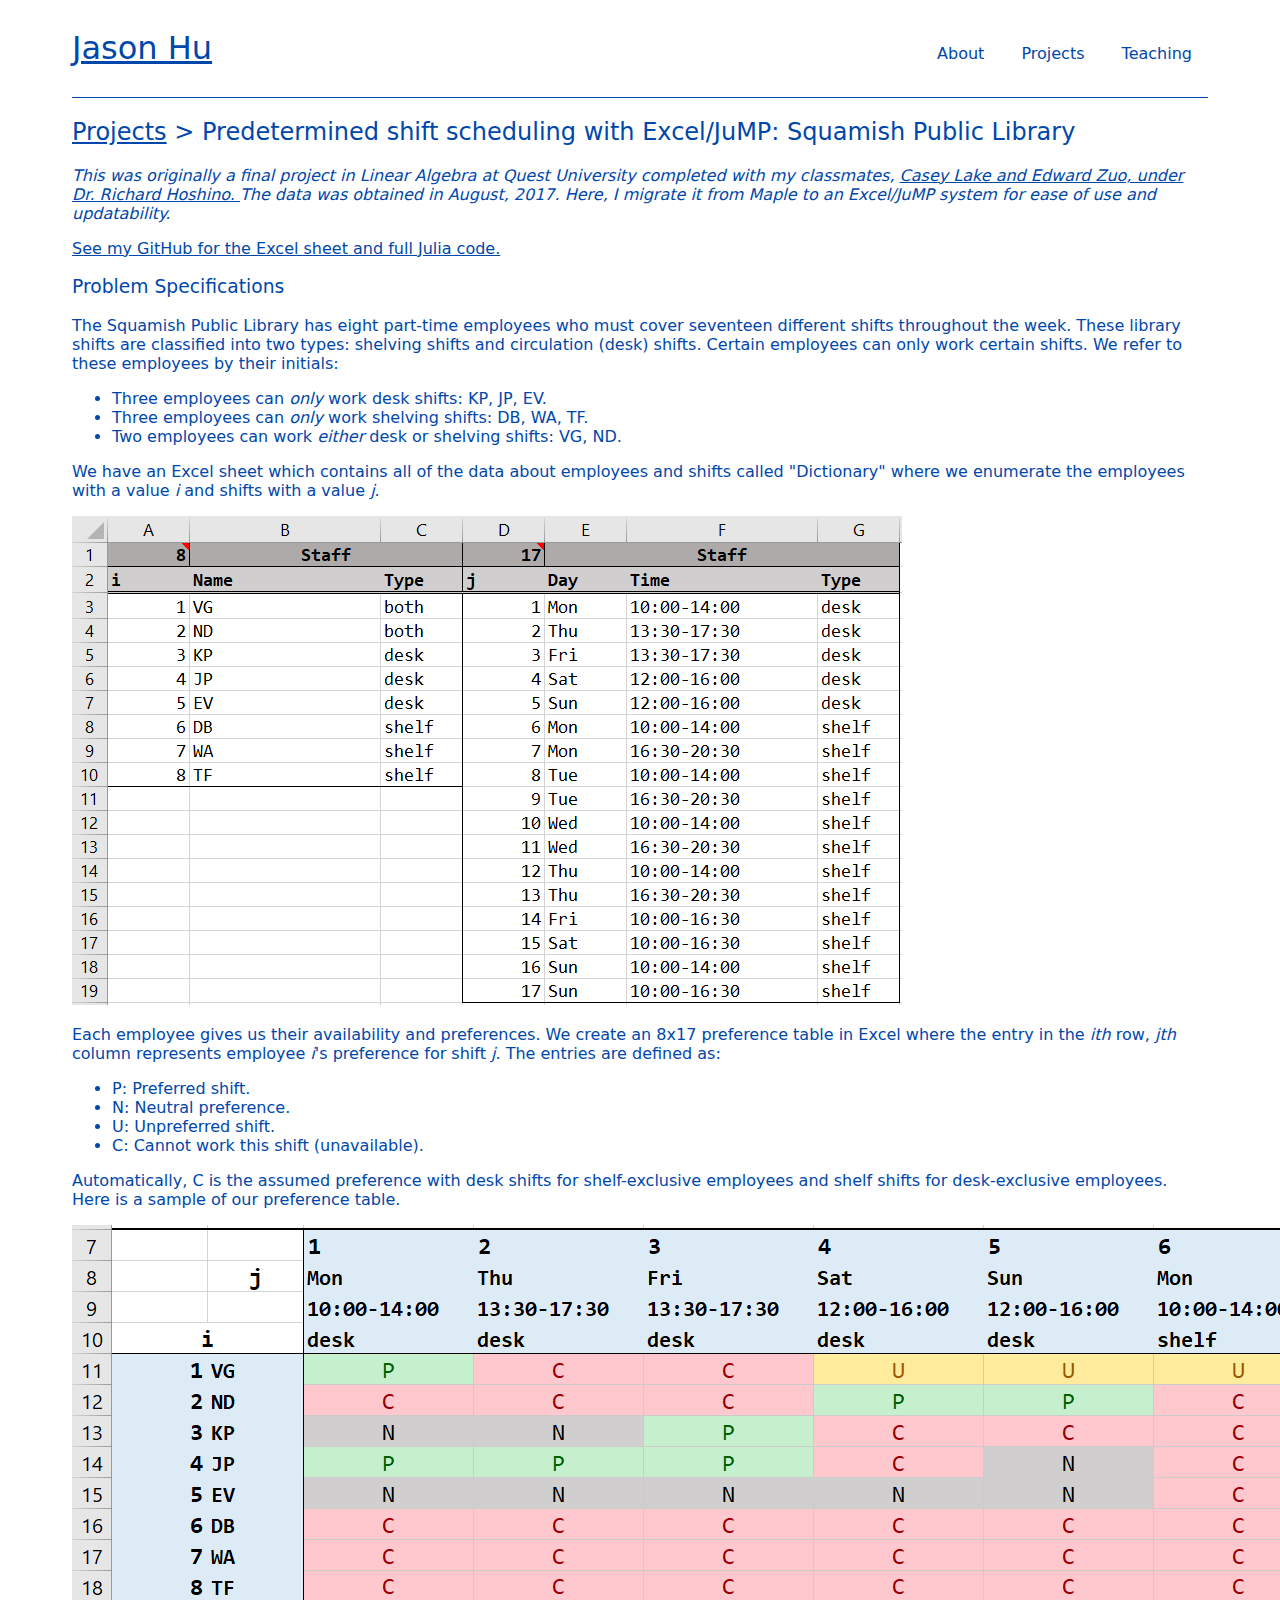
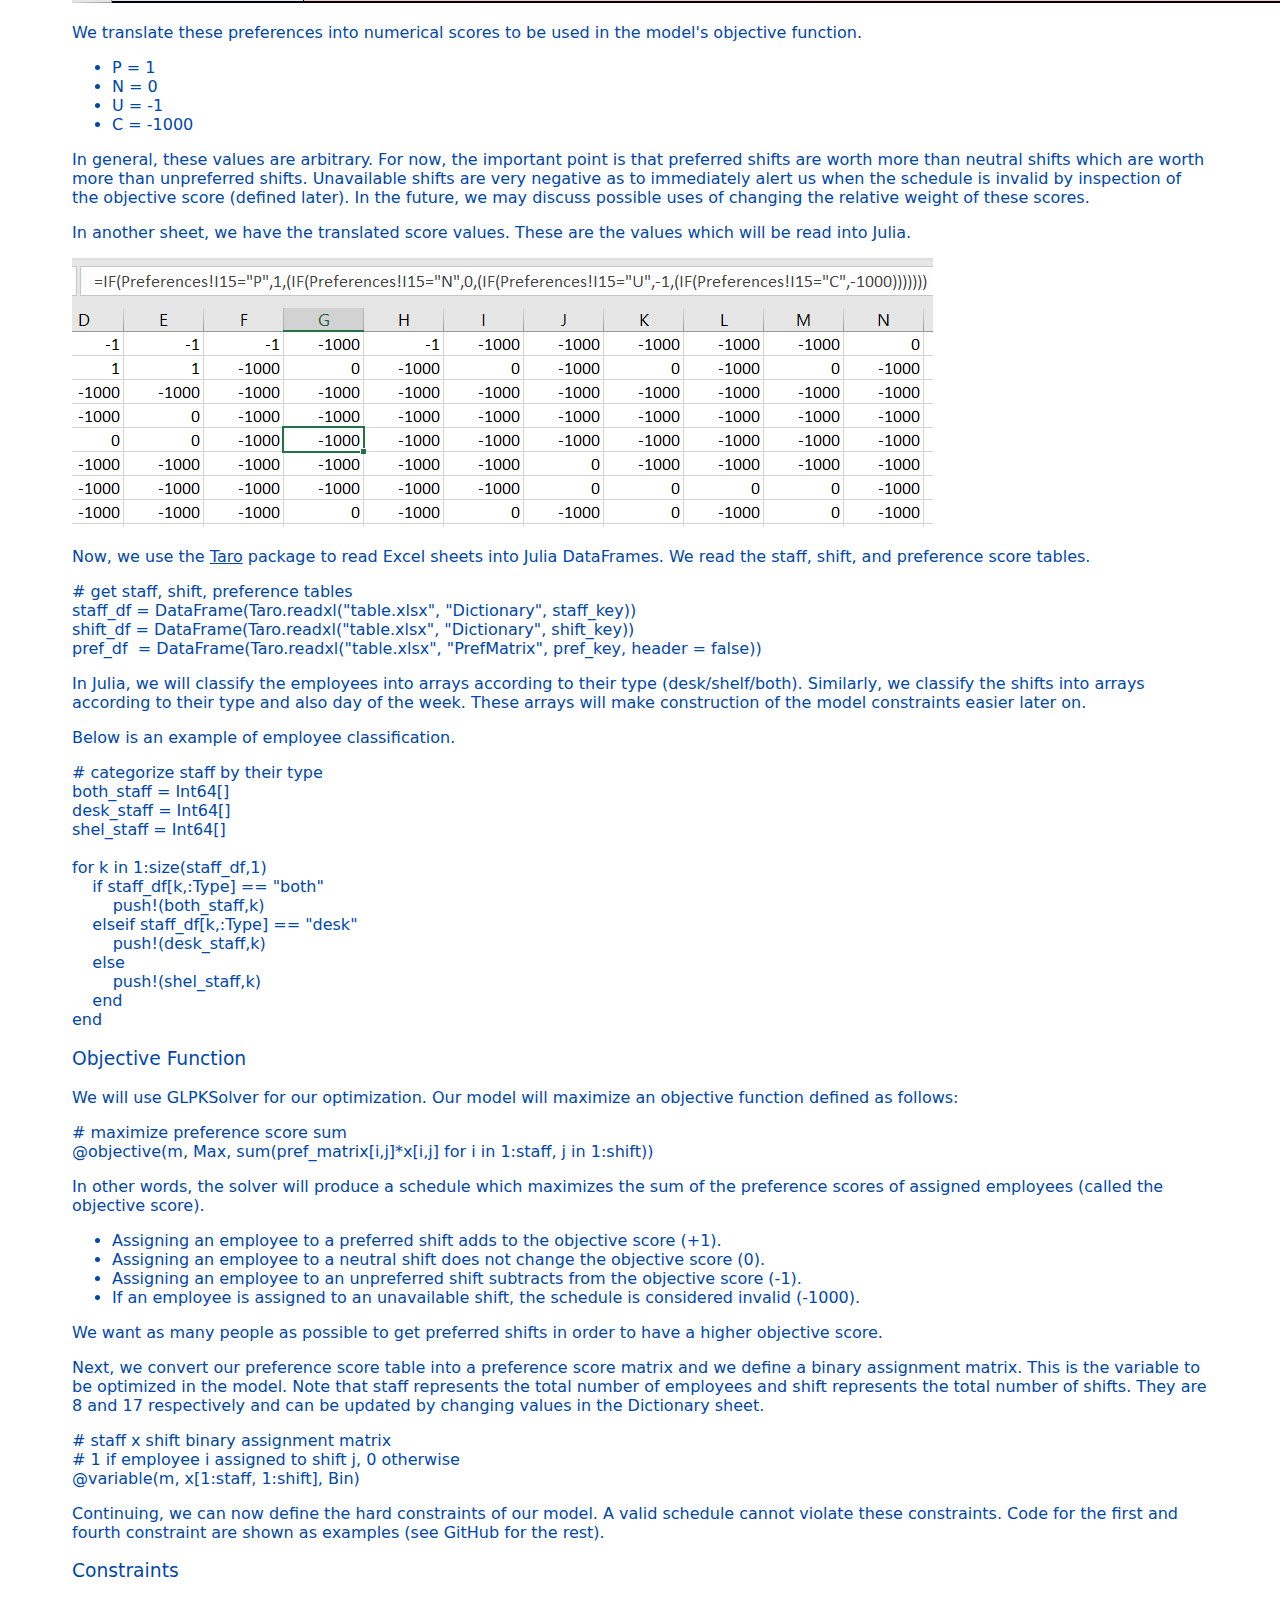
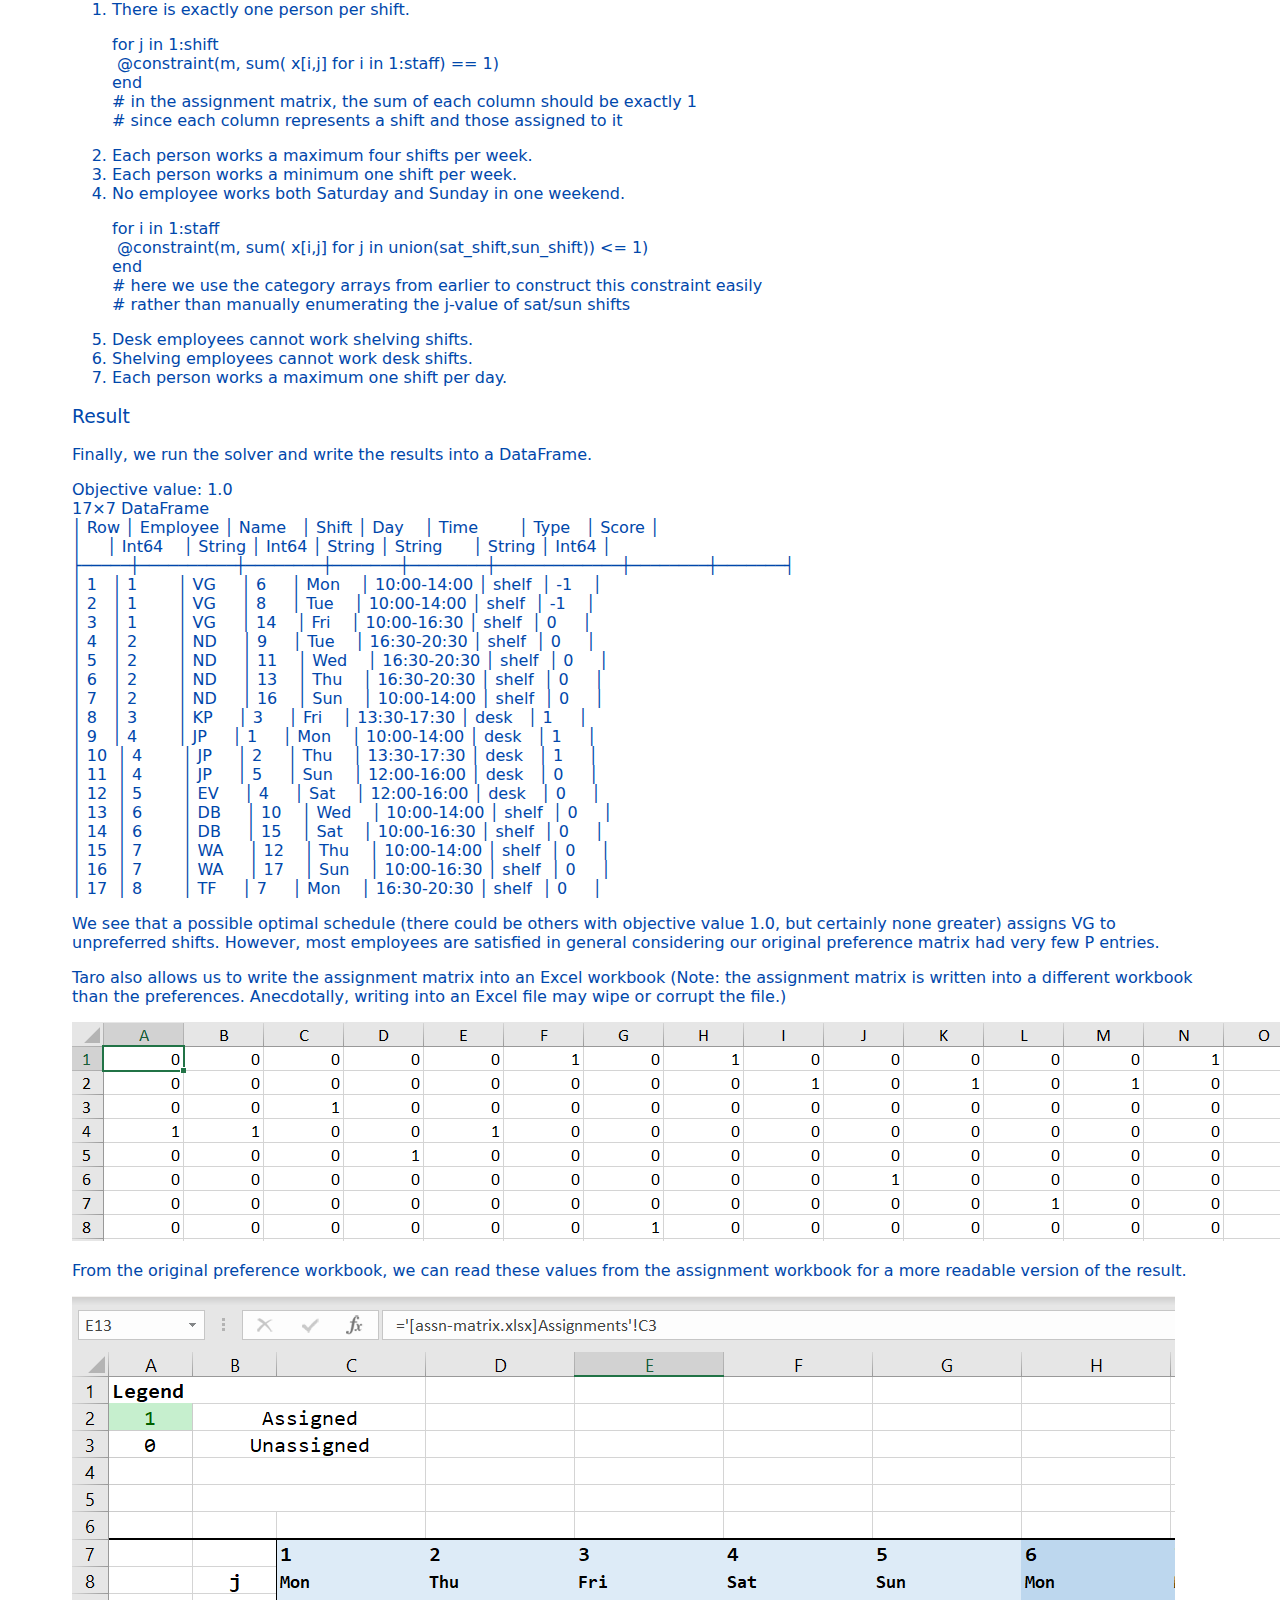
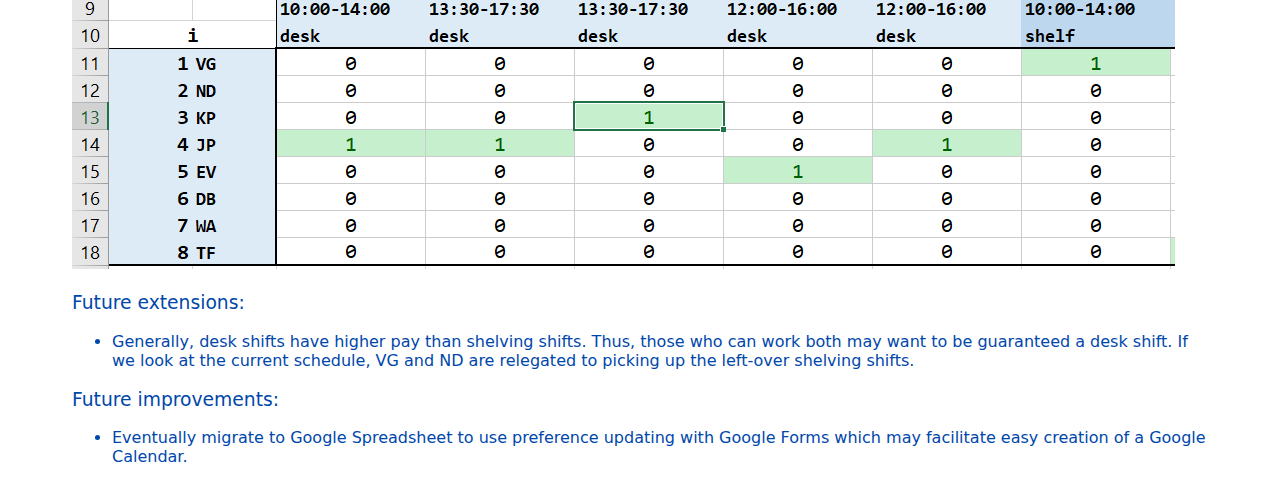
<file: project-spl.html>
<!DOCTYPE html>
<html lang="en">
<head>
  <meta charset="UTF-8" />
  <meta name="viewport" content="width=device-width, initial-scale=1.0" />
  <title>Jason Hu</title>
  <link rel="stylesheet" href="style.css">
</head>
<body>
  <div id="nav-placeholder"></div>
    <script>
      fetch("nav.html")
        .then(response => response.text())
        .then(data => {
          document.getElementById("nav-placeholder").innerHTML = data;
        });
    </script>
<h2><a href="index.html#projects">Projects</a> > Predetermined shift scheduling with Excel/JuMP: Squamish Public Library</h2>

<p><em>This was originally a final project in Linear Algebra at Quest University completed with my classmates, <a href="https://www.squamishchief.com/local-news/quest-prof-wins-prestigious-national-math-award-3347094"> Casey Lake and Edward Zuo, under Dr. Richard Hoshino. </a> The data was obtained in August, 2017. Here, I migrate it from Maple to an Excel/JuMP system for ease of use and updatability.</em></p>

<p><a href="https://github.com/jsnhu/spl-schedule">See my GitHub for the Excel sheet and full Julia code.</a></p>
<h3 id="problem-specifications">Problem Specifications</h3>
<p>The Squamish Public Library has eight part-time employees who must cover seventeen different shifts throughout the week. These library shifts are classified into two types: shelving shifts and circulation (desk) shifts. Certain employees can only work certain shifts. We refer to these employees by their initials:</p>
<ul>
<li>Three employees can <em>only</em> work desk shifts: KP, JP, EV.</li>
<li>Three employees can <em>only</em> work shelving shifts: DB, WA, TF.</li>
<li>Two employees can work <em>either</em> desk or shelving shifts: VG, ND.</li>
</ul>
<p>We have an Excel sheet which contains all of the data about employees and shifts called &quot;Dictionary&quot; where we enumerate the employees with a value <em>i</em> and shifts with a value <em>j</em>.</p>
<p><img class="post-image" src="/images/projects/spl/dictionarysheet2.png"></p>
<p>Each employee gives us their availability and preferences. We create an 8x17 preference table in Excel where the entry in the <em>ith</em> row, <em>jth</em> column represents employee <em>i</em>&#39;s preference for shift <em>j</em>. The entries are defined as:</p>
<ul>
<li><strong>P:</strong> Preferred shift.</li>
<li><strong>N:</strong> Neutral preference.</li>
<li><strong>U:</strong> Unpreferred shift.</li>
<li><strong>C:</strong> Cannot work this shift (unavailable).</li>
</ul>
<p>Automatically, <strong>C</strong> is the assumed preference with desk shifts for shelf-exclusive employees and shelf shifts for desk-exclusive employees. Here is a sample of our preference table.</p>
<p><img class="post-image" src="/images/projects/spl/newpref.PNG"></p>
<p>We translate these preferences into numerical scores to be used in the model&#39;s objective function.</p>
<ul>
<li><strong>P</strong> = 1</li>
<li><strong>N</strong> = 0</li>
<li><strong>U</strong> = -1</li>
<li><strong>C</strong> = -1000</li>
</ul>
<p>In general, these values are arbitrary. For now, the important point is that preferred shifts are worth more than neutral shifts which are worth more than unpreferred shifts. Unavailable shifts are very negative as to immediately alert us when the schedule is invalid by inspection of the objective score (defined later). In the future, we may discuss possible uses of changing the relative weight of these scores.</p>
<p>In another sheet, we have the translated score values. These are the values which will be read into Julia.</p>
<p><img class="post-image" src="/images/projects/spl/newpref1.PNG"></p>
<p>Now, we use the <a href="https://github.com/aviks/Taro.jl">Taro</a> package to read Excel sheets into Julia DataFrames. We read the staff, shift, and preference score tables.</p>
<pre><code class="lang-julia"># get staff, shift, preference tables
staff_df = DataFrame(Taro.readxl("table.xlsx", "Dictionary", staff_key))
shift_df = DataFrame(Taro.readxl("table.xlsx", "Dictionary", shift_key))
pref_df  = DataFrame(Taro.readxl("table.xlsx", "PrefMatrix", pref_key, header = false))
</code></pre>
<p>In Julia, we will classify the employees into arrays according to their type (desk/shelf/both). Similarly, we classify the shifts into arrays according to their type and also day of the week. These arrays will make construction of the model constraints easier later on.</p>
<p>Below is an example of employee classification.</p>
<pre><code class="lang-julia"># categorize staff by their type
both_staff = Int64[]
desk_staff = Int64[]
shel_staff = Int64[]

for k in 1:size(staff_df,1)
    if staff_df[k,:Type] == "both"
        push!(both_staff,k)
    elseif staff_df[k,:Type] == "desk"
        push!(desk_staff,k)
    else
        push!(shel_staff,k)
    end
end
</code></pre>
<h3 id="objective-function">Objective Function</h3>
<p>We will use GLPKSolver for our optimization. Our model will maximize an objective function defined as follows:</p>
<pre><code class="lang-julia"># maximize preference score sum
@objective(m, Max, sum(pref_matrix[i,j]*x[i,j] for i in 1:staff, j in 1:shift))
</code></pre>
<p>In other words, the solver will produce a schedule which maximizes the sum of the preference scores of assigned employees (called the objective score).</p>
<ul>
<li>Assigning an employee to a preferred shift adds to the objective score (+1).</li>
<li>Assigning an employee to a neutral shift does not change the objective score (0).</li>
<li>Assigning an employee to an unpreferred shift subtracts from the objective score (-1).</li>
<li>If an employee is assigned to an unavailable shift, the schedule is considered invalid (-1000).</li>
</ul>
<p>We want as many people as possible to get preferred shifts in order to have a higher objective score.</p>
<p>Next, we convert our preference score table into a preference score matrix and we define a binary assignment matrix. This is the variable to be optimized in the model. Note that <code>staff</code> represents the total number of employees and <code>shift</code> represents the total number of shifts. They are 8 and 17 respectively and can be updated by changing values in the Dictionary sheet.</p>
<pre><code class="lang-julia"># staff x shift binary assignment matrix
# 1 if employee i assigned to shift j, 0 otherwise
@variable(m, x[1:staff, 1:shift], Bin)
</code></pre>
<p>Continuing, we can now define the hard constraints of our model. A valid schedule cannot violate these constraints. Code for the first and fourth constraint are shown as examples (see GitHub for the rest).</p>
<h3 id="constraints">Constraints</h3>
<ol>
<li>There is exactly one person per shift.<pre><code class="lang-julia">for j in 1:shift
 @constraint(m, sum( x[i,j] for i in 1:staff) == 1)
end
# in the assignment matrix, the sum of each column should be exactly 1
# since each column represents a shift and those assigned to it
</code></pre>
</li>
<li>Each person works a maximum four shifts per week.</li>
<li>Each person works a minimum one shift per week.</li>
<li>No employee works both Saturday and Sunday in one weekend.<pre><code class="lang-julia">for i in 1:staff
 @constraint(m, sum( x[i,j] for j in union(sat_shift,sun_shift)) &lt;= 1)
end
# here we use the category arrays from earlier to construct this constraint easily
# rather than manually enumerating the j-value of sat/sun shifts
</code></pre>
</li>
<li>Desk employees cannot work shelving shifts.</li>
<li>Shelving employees cannot work desk shifts.</li>
<li>Each person works a maximum one shift per day.</li>
</ol>
<h3 id="result">Result</h3>
<p>Finally, we run the solver and write the results into a DataFrame.</p>
<pre><code>Objective value: 1.0
17×7 DataFrame
│ Row │ Employee │ Name   │ Shift │ Day    │ Time        │ Type   │ Score │
│     │ Int64    │ String │ Int64 │ String │ String      │ String │ Int64 │
├─────┼──────────┼────────┼───────┼────────┼─────────────┼────────┼───────┤
│ 1   │ 1        │ VG     │ 6     │ Mon    │ 10:00-14:00 │ shelf  │ -1    │
│ 2   │ 1        │ VG     │ 8     │ Tue    │ 10:00-14:00 │ shelf  │ -1    │
│ 3   │ 1        │ VG     │ 14    │ Fri    │ 10:00-16:30 │ shelf  │ 0     │
│ 4   │ 2        │ ND     │ 9     │ Tue    │ 16:30-20:30 │ shelf  │ 0     │
│ 5   │ 2        │ ND     │ 11    │ Wed    │ 16:30-20:30 │ shelf  │ 0     │
│ 6   │ 2        │ ND     │ 13    │ Thu    │ 16:30-20:30 │ shelf  │ 0     │
│ 7   │ 2        │ ND     │ 16    │ Sun    │ 10:00-14:00 │ shelf  │ 0     │
│ 8   │ 3        │ KP     │ 3     │ Fri    │ 13:30-17:30 │ desk   │ 1     │
│ 9   │ 4        │ JP     │ 1     │ Mon    │ 10:00-14:00 │ desk   │ 1     │
│ 10  │ 4        │ JP     │ 2     │ Thu    │ 13:30-17:30 │ desk   │ 1     │
│ 11  │ 4        │ JP     │ 5     │ Sun    │ 12:00-16:00 │ desk   │ 0     │
│ 12  │ 5        │ EV     │ 4     │ Sat    │ 12:00-16:00 │ desk   │ 0     │
│ 13  │ 6        │ DB     │ 10    │ Wed    │ 10:00-14:00 │ shelf  │ 0     │
│ 14  │ 6        │ DB     │ 15    │ Sat    │ 10:00-16:30 │ shelf  │ 0     │
│ 15  │ 7        │ WA     │ 12    │ Thu    │ 10:00-14:00 │ shelf  │ 0     │
│ 16  │ 7        │ WA     │ 17    │ Sun    │ 10:00-16:30 │ shelf  │ 0     │
│ 17  │ 8        │ TF     │ 7     │ Mon    │ 16:30-20:30 │ shelf  │ 0     │
</code></pre><p>We see that a possible optimal schedule (there could be others with objective value 1.0, but certainly none greater) assigns VG to unpreferred shifts. However, most employees are satisfied in general considering our original preference matrix had very few <strong>P</strong> entries.</p>
<p>Taro also allows us to write the assignment matrix into an Excel workbook (Note: the assignment matrix is written into a different workbook than the preferences. Anecdotally, writing into an Excel file may wipe or corrupt the file.)</p>
<p><img class="post-image" src="/images/projects/spl/assnmatrix.PNG"></p>
<p>From the original preference workbook, we can read these values from the assignment workbook for a more readable version of the result.</p>
<p><img class="post-image" src="/images/projects/spl/result.PNG"></p>
<h3 id="future-extensions-">Future extensions:</h3>
<ul>
<li>Generally, desk shifts have higher pay than shelving shifts. Thus, those who can work both may want to be guaranteed a desk shift. If we look at the current schedule, VG and ND are relegated to picking up the left-over shelving shifts.</li>
</ul>
<h3 id="future-improvements-">Future improvements:</h3>
<ul>
<li>Eventually migrate to Google Spreadsheet to use preference updating with Google Forms which may facilitate easy creation of a Google Calendar.</li>
</ul>
</body>
</html>
</file>
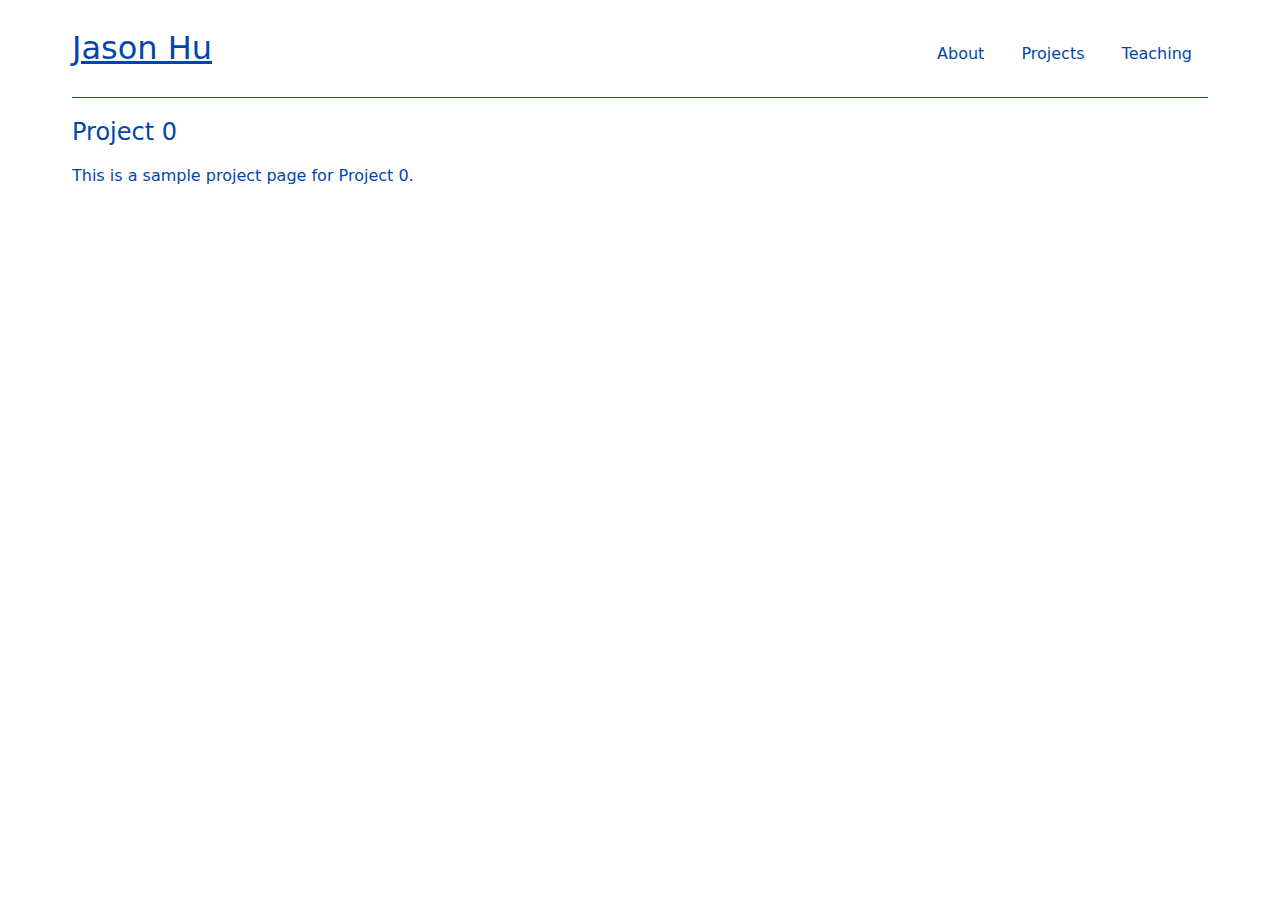
<file: project0.html>
<!-- TEMPLATE FOR PROJECT PAGES -->

<!DOCTYPE html>
<html lang="en">
<head>
  <meta charset="UTF-8" />
  <meta name="viewport" content="width=device-width, initial-scale=1.0" />
  <title>Jason Hu</title>
  <link rel="stylesheet" href="style.css">
</head>
<body>
    <div id="nav-placeholder"></div>
    <script>
      fetch("nav.html")
        .then(response => response.text())
        .then(data => {
          document.getElementById("nav-placeholder").innerHTML = data;
        });
    </script>

    <h2>Project 0</h2>
    <p>This is a sample project page for Project 0.</p>

    



</body>
</html>
</file>
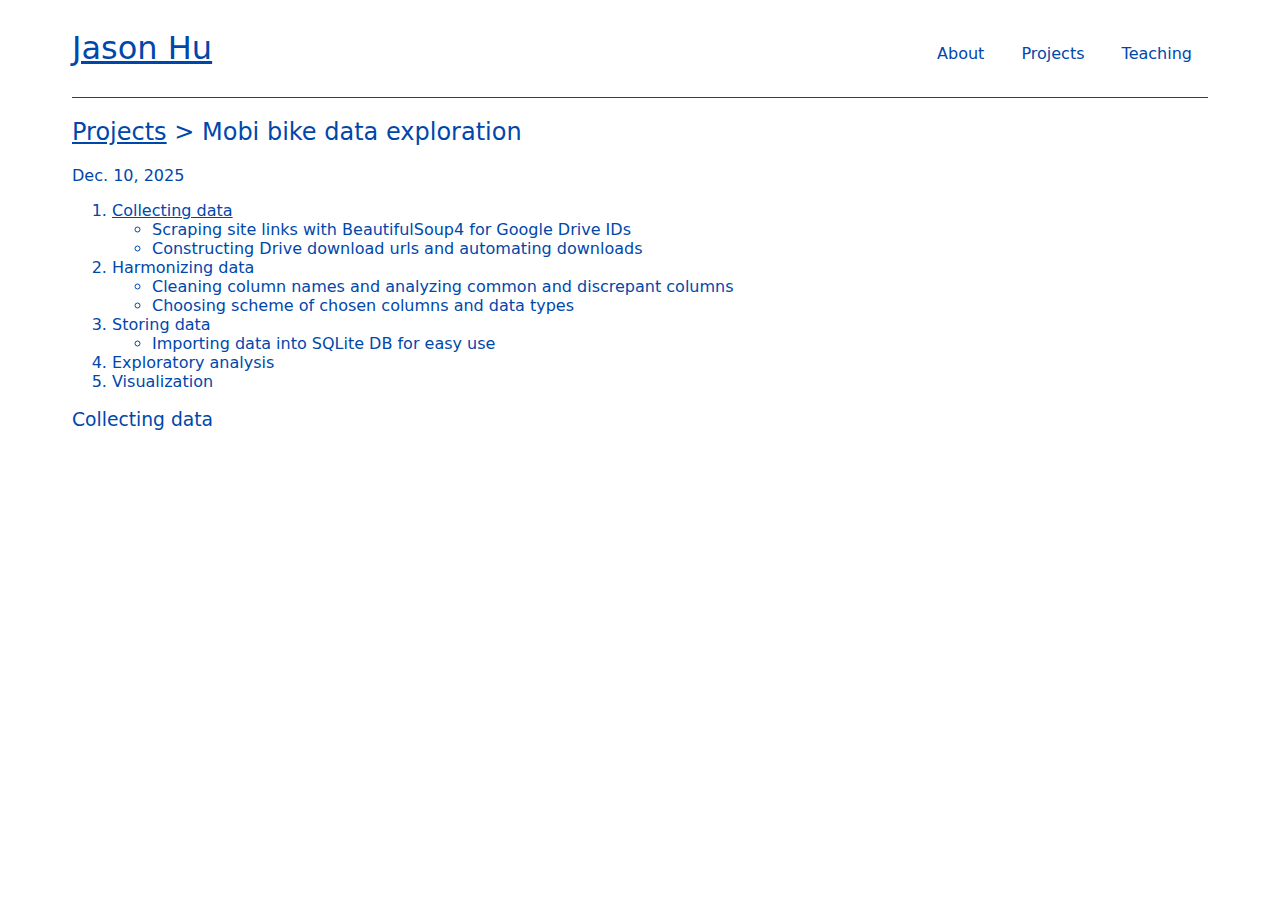
<file: project1.html>
<!DOCTYPE html>
<html lang="en">
<head>
  <meta charset="UTF-8" />
  <meta name="viewport" content="width=device-width, initial-scale=1.0" />
  <title>Jason Hu</title>
  <link rel="stylesheet" href="style.css">
</head>
<body>
    <div id="nav-placeholder"></div>
    <script>
      fetch("nav.html")
        .then(response => response.text())
        .then(data => {
          document.getElementById("nav-placeholder").innerHTML = data;
        });
    </script>

    <h2><a href="index.html#projects">Projects</a> > Mobi bike data exploration</h2>
    <div>Dec. 10, 2025</div>

    <ol class="table-of-contents-item">
      <li>
          <a href="#p1-collecting">
            Collecting data
          </a>
          <ul>
            <li>Scraping site links with BeautifulSoup4 for Google Drive IDs</li>
            <li>Constructing Drive download urls and automating downloads</li>
          </ul>
      </li>


      <li>
        Harmonizing data
        <ul>
          <li>Cleaning column names and analyzing common and discrepant columns</li>
          <li>Choosing scheme of chosen columns and data types</li>
        </ul>
      </li>

      <li>
        Storing data
        <ul>
          <li> Importing data into SQLite DB for easy use</li>
        </ul>
      </li>
      <li>Exploratory analysis</li>
      <li>Visualization</li>
    </ol>

    <section id="p1-collecting">
      <h3>Collecting data</h3>
      <p></p> 
    </section>

    



</body>
</html>
</file>
<file: style.css>
:root {
    --cobalt: #0047AB;

}

* {
    font-family: system-ui, -apple-system, BlinkMacSystemFont, 'Segoe UI', Roboto, Oxygen, Ubuntu, Cantarell, 'Open Sans', 'Helvetica Neue', sans-serif;
    font-weight: 400;
    color: var(--cobalt);
}

h1 {
    font-weight: 200;
}

h2 {
    font-weight: 400;
}
header {
    display: flex;
    flex-wrap: wrap;
    justify-content: space-between;
    align-items: baseline;
    border-bottom: 1px solid var(--cobalt);
    padding-bottom: 0.5rem;
}


body {
    padding: 0 min(5%, 100px);
}
nav a {
    font-weight: 400;
    margin: 0 1rem;
    text-decoration: none;
}

.project-list {
  display: flex;
  flex-direction: column; /* vertical stack */
  gap: 1rem;              /* space between cards */
}

.project-card {
  border: 1px dotted var(--cobalt);
  padding: 1rem;
  display: flex;
  flex-direction: row;
  margin: 0;
  gap: 1rem;
}

.project-card img {
  max-width: 100%;
  display: block;
  margin-bottom: 1rem;
}

.project-card h3 {
  margin: 0 0 0.5rem;
}

.project-info {
    display: flex;
    flex-direction: column;
}
</file>
